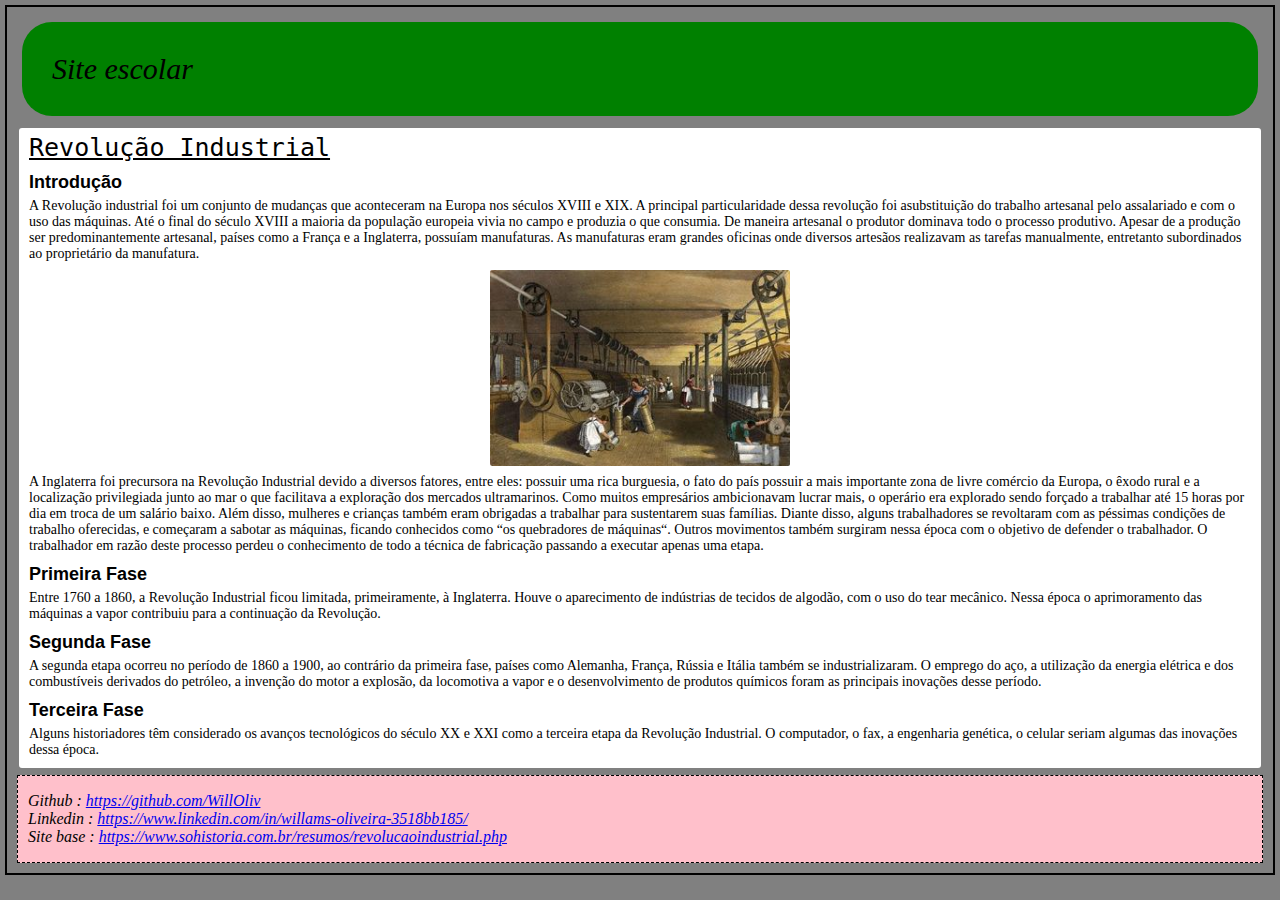
<file: #1 - Primeiro HTML/Teste.html>
<!DOCTYPE html>

<html>

<header>
    <meta charset="UTF-8">
    <title>Site escolar</title>
    <link rel="stylesheet" href="Teste.css">
</header>

<body>

    <header><h1 class="logo">Site escolar</h1></header>

    <section>

        <header><h2 class="tema">Revolução Industrial</h2></header>
	
	    <article>
	        <header>
	            <h3 class="titulo">Introdução</h3>
	            <p class="paragrafo"> 
				 A Revolução industrial foi um conjunto de mudanças que aconteceram na Europa nos séculos XVIII e XIX. A principal particularidade dessa revolução foi  asubstituição do trabalho artesanal pelo assalariado e com o uso das máquinas.

                 Até o final do século XVIII a maioria da população europeia vivia no campo e produzia o que consumia. De maneira artesanal o produtor dominava todo o processo  produtivo.

                 Apesar de a produção ser predominantemente artesanal, países como a França e a Inglaterra, possuíam manufaturas. As manufaturas eram grandes oficinas onde diversos artesãos realizavam as tarefas manualmente, entretanto subordinados ao proprietário da manufatura.
			     </p>
				 
				 <img src="img1.jpg" alt="Imagem de manufatura textil no período da revolução industrial" class="image">
				 
				 <p class="paragrafo">
				 A Inglaterra foi precursora na Revolução Industrial devido a diversos fatores, entre eles: possuir uma rica burguesia, o fato do país possuir a mais importante zona de livre comércio da Europa, o êxodo rural e a localização privilegiada junto ao mar o que facilitava a exploração dos mercados ultramarinos.

                 Como muitos empresários ambicionavam lucrar mais, o operário era explorado sendo forçado a trabalhar até 15 horas por dia em troca de um salário baixo. Além disso, mulheres e crianças também eram obrigadas a trabalhar para sustentarem suas famílias.

                 Diante disso, alguns trabalhadores se revoltaram com as péssimas condições de trabalho oferecidas, e começaram a sabotar as máquinas, ficando conhecidos como “os quebradores de máquinas“. Outros movimentos também surgiram nessa época com o objetivo de defender o trabalhador.
                 O trabalhador em razão deste processo perdeu o conhecimento de todo a técnica de fabricação passando a executar apenas uma etapa.
				 </p>
				 
				 <h3 class="titulo">Primeira fase</h3>
				 <p class="paragrafo">Entre 1760 a 1860, a Revolução Industrial ficou limitada, primeiramente, à Inglaterra. Houve o aparecimento de indústrias de tecidos de algodão, com o uso do tear mecânico. Nessa época o aprimoramento das máquinas a vapor contribuiu para a continuação da Revolução.
				 </p>
				 
				 <h3 class="titulo">Segunda fase</h3>
				 <p class="paragrafo">A segunda etapa ocorreu no período de 1860 a 1900, ao contrário da primeira fase, países como Alemanha, França, Rússia e Itália também se industrializaram. O emprego do aço, a utilização da energia elétrica e dos combustíveis derivados do petróleo, a invenção do motor a explosão, da locomotiva a vapor e o desenvolvimento de produtos químicos foram as principais inovações desse período.
				 </p>
				 
				  <h3 class="titulo">Terceira fase</h3>
				  <p class="paragrafo">
				  Alguns historiadores têm considerado os avanços tecnológicos do século XX e XXI como a terceira etapa da Revolução Industrial. O computador, o fax, a engenharia genética, o celular seriam algumas das inovações dessa época.
				  </p>

	        </header>
	    </article>	
	
    </section>

</body>

<footer>
<ol>
	
	<li class="links">Github : <a href="https://github.com/WillOliv"target="_blank">https://github.com/WillOliv</a></li>
	
	<li class="links">Linkedin : <a href="https://www.linkedin.com/in/willams-oliveira-3518bb185/" target="_blank">https://www.linkedin.com/in/willams-oliveira-3518bb185/</a></li>
	
	<li class="links">Site base : <a href="https://www.sohistoria.com.br/resumos/revolucaoindustrial.php"target="_blank">https://www.sohistoria.com.br/resumos/revolucaoindustrial.php</a></li>
</ol>

</footer>
</html>
</file>
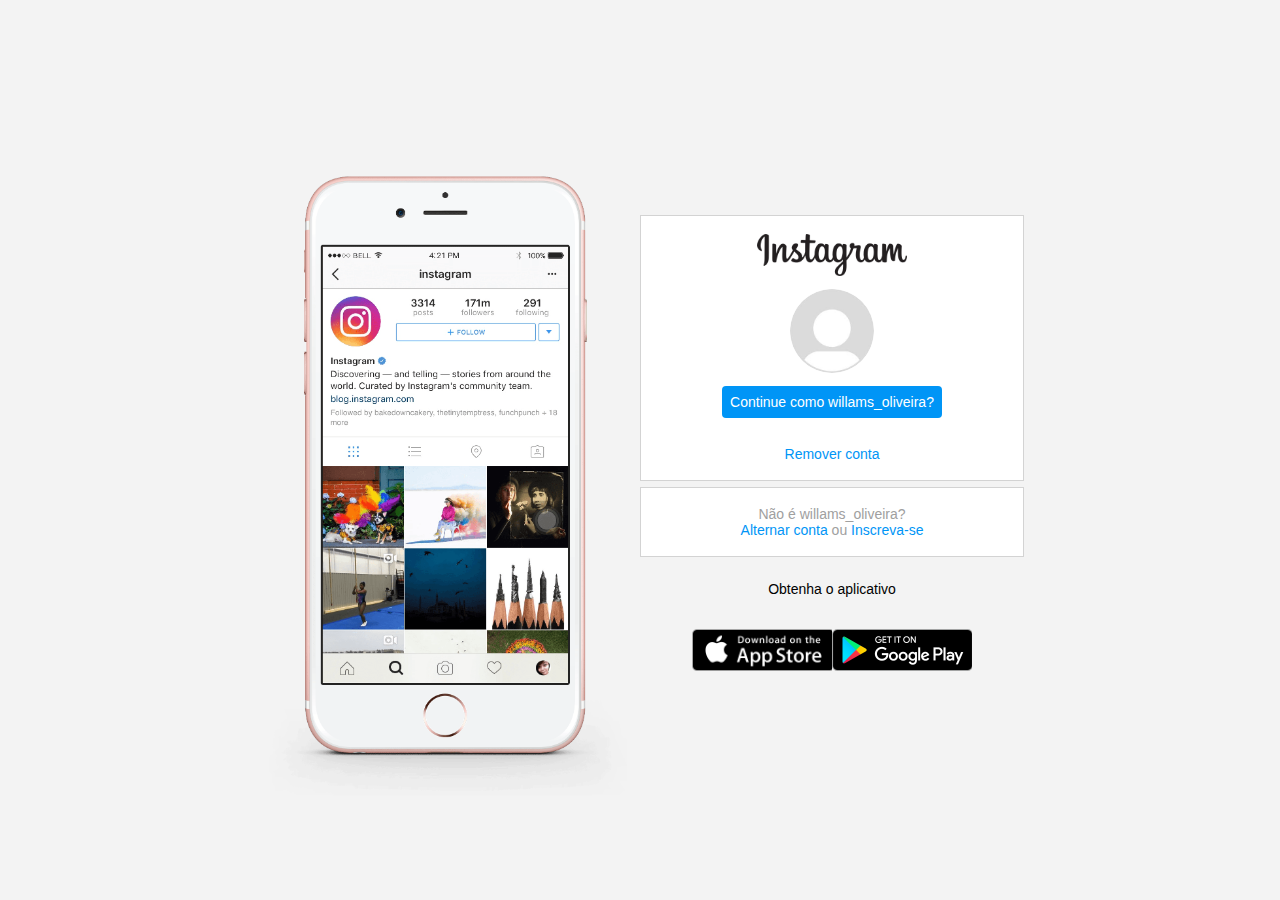
<file: #3 - Recriando-a-Pagina-Inicial-do-Instagram/html.html>
<!DOCTYPE html>
<html lang="pt-br">
<head>
    <meta charset="UTF-8">
    <meta name="viewport" content="width=device-width, initial-scale=1.0">
    <link rel="stylesheet" href="css.css">
    <title>Instagram</title>
</head>
<body>
    <div class="wrapper">
        <div class="phone">
            <img src="./img/instagram-celular.png" alt="celular">
        </div>
        <div class="continue">
            <div class="grupo">
                <img src="./img/instagram-logo.png" class="logo" alt="logo insta">
                <div class="profile">
                    <img src="img/Perfil.jpg" alt="foto de perfil">
                </div>
                <a href="#" class="oogin">Continue como willams_oliveira?</a>
                <a href="#" class="oogout">Remover conta</a>
            </div>
            <div class="grupo">
                <p class="not-account">Não é willams_oliveira?</p>
                <p class="not-account">
                    <span class="link">Alternar conta</span>
                    ou
                    <span class="link">Inscreva-se</span>
                </p>
            </div>
            <div class="baixe-o-app">
                <p class="get-app">Obtenha o aplicativo</p>
                <div class="download">
                    <a href="#" class="download-app1"></a>
                    <a href="#" class="download-app2"></a>
                </div>
            </div>
        </div>
    </div>
</body>
</html>
</file>
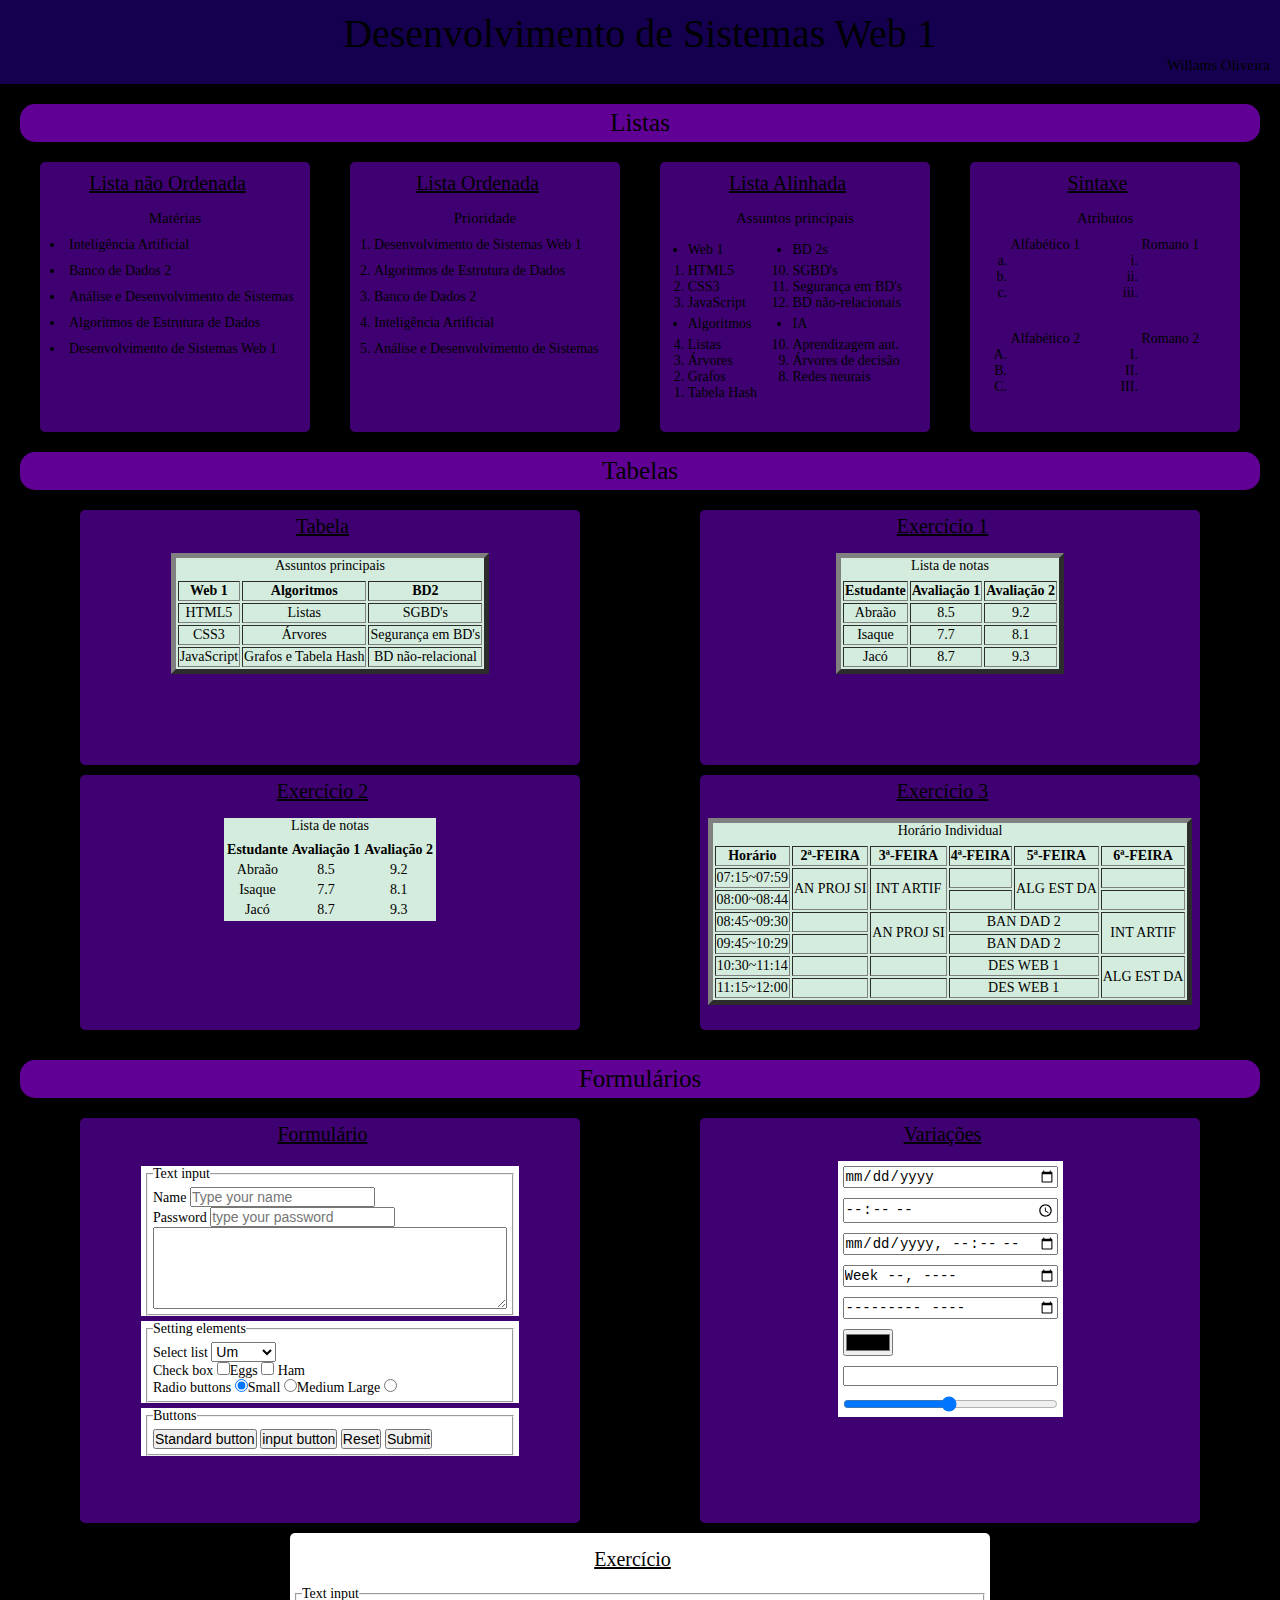
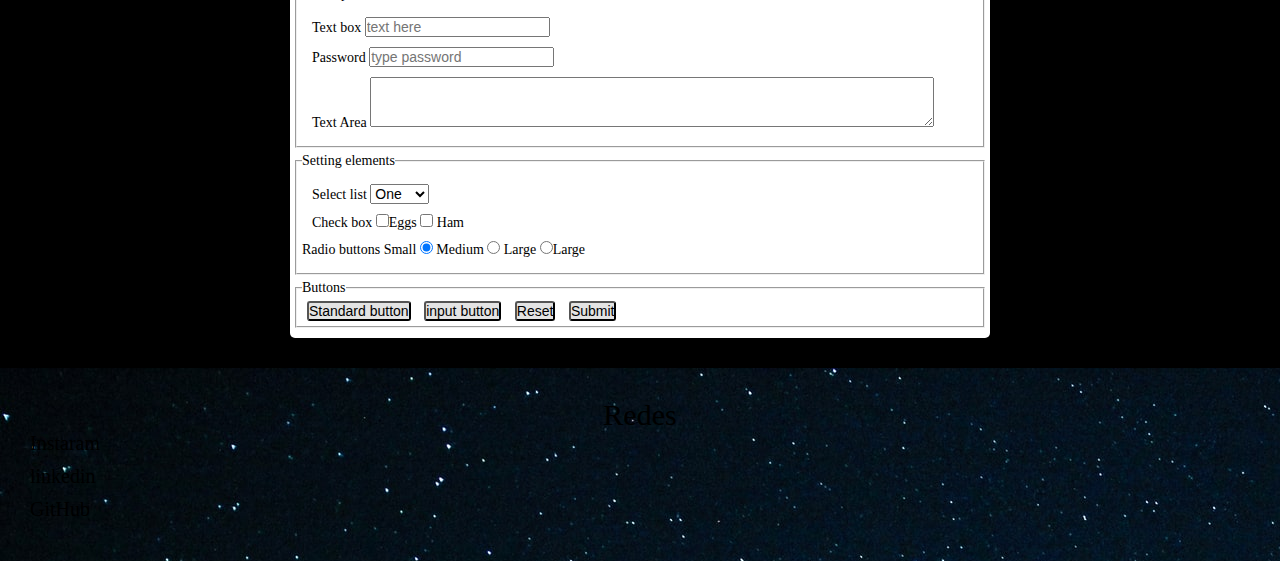
<file: #6 - WEB Facu V2/index2.html>
<html lang="en">
<head>
    <meta charset="UTF-8">
    <meta name="viewport" content="width=device-width, initial-scale=1.0">
    <link rel="stylesheet" href="style.css">
    <title>Document</title>
</head>

<body>
    <header class="nav_bar">
        <p class="titulo_1">Desenvolvimento de Sistemas Web 1</p>
        <p>Willams Oliveira</p>
    </header>

    <article class="artigo_lista">

        <p class="titulo_2">Listas</p>
        <div class="container">

            <div class="box lista lista_1">
                <p class="tema">Lista não Ordenada</p>
                <ul>
                    <p class="subtema">Matérias</p>
                    <li>Inteligência Artificial</li>
                    <li>Banco de Dados 2</li>
                    <li>Análise e Desenvolvimento de Sistemas</li>
                    <li>Algoritmos de Estrutura de Dados</li>
                    <li>Desenvolvimento de Sistemas Web 1</li>
                </ul>
            </div>

            <div class="box lista lista_2">
                <p class="tema">Lista Ordenada</p>
                <ol>
                    <p class="subtema">Prioridade</p>
                    <li>Desenvolvimento de Sistemas Web 1</li>
                    <li>Algoritmos de Estrutura de Dados</li>
                    <li>Banco de Dados 2</li>
                    <li>Inteligência Artificial</li>
                    <li>Análise e Desenvolvimento de Sistemas</li>
                </ol>
            </div>

            <div class="box lista lista_3">

                <p class="tema">Lista Alinhada</p>
                <p class="subtema">Assuntos principais</p>
                
                <ul class="lista_alinhada">
                    <div class="div_la_1">
                        <li>
                            <p class="subtema_la">Web 1</p>
                            <ol>
                                <li>HTML5</li>
                                <li>CSS3</li>
                                <li>JavaScript</li>
                            </ol>
                        </li>
            
                        <li>
                            <p class="subtema_la">Algoritmos</p>
                            <ol reversed>
                                <li>Listas</li>
                                <li>Árvores</li>
                                <li>Grafos</li>
                                <li>Tabela Hash</li>
                            </ol>
                        </li>
                    </div>

                    <div class="div_la_2">
                        <li>
                            <p class="subtema_la">BD 2s</p>
                            <ol start="10">
                                <li>SGBD's</li>
                                <li>Segurança em BD's</li>
                                <li>BD não-relacionais</li>
                            </ol>
                        </li>
    
                        <li>
                            <p class="subtema_la">IA</p>
                            <ol reversed start="10">
                                <li>Aprendizagem aut.</li>
                                <li>Árvores de decisão</li>
                                <li>Redes neurais</li>
                            </ol>
                        </li>
                    </div>
                </ul>
            </div>

            <div class="box lista lista_4">
                <p class="tema">Sintaxe</p>
                <p class="subtema">Atributos</p>
                <ul class="sintaxe">
                    
                    <div>
                        <ol type="a">
                            <p>Alfabético 1</p>
                            <li></li>
                            <li></li>
                            <li></li>
                        </ol>
            
                        <ol type="A">
                            <p>Alfabético 2</p>
                            <li></li>
                            <li></li>
                            <li></li>
                        </ol>
                    </div>
                    
                    <div>
                        <ol type="i">
                            <p>Romano 1</p>
                            <li></li>
                            <li></li>
                            <li></li>
                        </ol>
            
                        <ol type="I">
                            <p>Romano 2</p>
                            <li></li>
                            <li></li>
                            <li></li>
                        </ol>
                    </div>
                </ul>
            </div>
        </div>
    </article>

    <article class="artigo_tabela">

        <p class="titulo_2">Tabelas</p>
        <div class="container">

            <div class="divisao">
                <div class="box_2 tabela tabela1">
                    <p class="tema">Tabela</p>
    
                    <table border="5" class="tab_is">
                        <caption>Assuntos principais</caption>
                        <tr>
                            <th>Web 1</th>
                            <th>Algoritmos</th>
                            <th>BD2</th>
                        </tr>
    
                        <tr>
                            <td>HTML5</td>
                            <td>Listas</td>
                            <td>SGBD's</td>
                        </tr>
    
                        <tr>
                            <td>CSS3</td>
                            <td>Árvores</td>
                            <td>Segurança em BD's</td>
                        </tr>
    
                        <tr>
                            <td>JavaScript</td>
                            <td>Grafos e Tabela Hash</td>
                            <td>BD não-relacional</td>
                        </tr>
    
                    </table>
                </div>
    
                <div class="box_2 tabela tabela2">
                    <p class="tema">Exercício 1</p>
                    <table border="5" class="tab_is">
                        <caption>Lista de notas</caption>
                        <tr>
                            <th>Estudante</th>
                            <th>Avaliação 1</th>
                            <th>Avaliação 2</th>
                        </tr>
    
                        <tr>
                            <td>Abraão</td>
                            <td>8.5</td>
                            <td>9.2</td>
                        </tr>
    
                        <tr>
                            <td>Isaque</td>
                            <td>7.7</td>
                            <td>8.1</td>
                        </tr>
    
                        <tr>
                            <td>Jacó</td>
                            <td>8.7</td>
                            <td>9.3</td>
                        </tr>
    
                    </table>
                </div>
            </div>

            <div class="divisao">
                <div class="box_2 tabela tabela3">
                    <p class="tema">Exercício 2</p>
                    <table class="tab_is">
                        <caption>Lista de notas</caption>
                        <tr>
                            <th>Estudante</th>
                            <th>Avaliação 1</th>
                            <th>Avaliação 2</th>
                        </tr>
    
                        <tr>
                            <td>Abraão</td>
                            <td>8.5</td>
                            <td>9.2</td>
                        </tr>
    
                        <tr>
                            <td>Isaque</td>
                            <td>7.7</td>
                            <td>8.1</td>
                        </tr>
    
                        <tr>
                            <td>Jacó</td>
                            <td>8.7</td>
                            <td>9.3</td>
                        </tr>
                    </table>
                </div>
    
                <div class="box_2 tabela tabela4">
                    <p class="tema">Exercício 3</p>
                    <table border="5" class="tab_is">
                        <caption>Horário Individual</caption>
                        <tr>
                            <th>Horário</th>
                            <th>2ª-FEIRA</th>
                            <th>3ª-FEIRA</th>
                            <th>4ª-FEIRA</th>
                            <th>5ª-FEIRA</th>
                            <th>6ª-FEIRA</th>
                        </tr>
        
                        <tr>
                            <td>07:15~07:59</td>
                            <td rowspan="2">AN PROJ SI</td>
                            <td rowspan="2">INT ARTIF</td>
                            <td></td>
                            <td rowspan="2">ALG EST DA</td>
                            <td></td>
                        </tr>
        
                        <tr>
                            <td>08:00~08:44</td>
                            <td></td>
                            <td></td>
                        </tr>
    
                        <tr>
                            <td>08:45~09:30</td>
                            <td></td>
                            <td rowspan="2">AN PROJ SI</td>
                            <td colspan="2">BAN DAD 2</td>
                            <td rowspan="2">INT ARTIF</td>
                        </tr>
    
                        <tr>
                            <td>09:45~10:29</td>
                            <td></td>
                            <td colspan="2">BAN DAD 2</td>
                        </tr>
    
                        <tr>
                            <td>10:30~11:14</td>
                            <td></td>
                            <td></td>
                            <td colspan="2">DES WEB 1</td>
                            <td rowspan="2">ALG EST DA</td>
                        </tr>
    
                        <tr>
                            <td>11:15~12:00</td>
                            <td></td>
                            <td></td>
                            <td colspan="2">DES WEB 1</td>
                        </tr>
                    </table>
                </div>
            </div>
        </div>
    </article>

    <article class="artigo_forms">

        <p class="titulo_2">Formulários</p>

        <div class="divisao_2">
            <form action="" class="form1 box_3">
                <p class="tema">Formulário</p>
                <div>
                    <div class="formulario">
                        <fieldset>
                            <legend>Text input</legend>
            
                            <p>
                                <label> Name </label>
                                <input 
                                    type="text"
                                    placeholder="Type your name">
                            </p>
            
                            <p>
                                <label> Password </label>
                                <input 
                                    type="password"
                                    placeholder="type your password">

                                    
                            </p>
            
                            <p>
                                <textarea 
                                        cols="40" 
                                        rows="5" 
                                        placeholder="Your text here">
                                </textarea>
                            </p>
                        </fieldset>
                    </div>
        
                    <div class="formulario">
                        <fieldset>
                            <legend>Setting elements</legend>
            
                            <p>
                                <label>Select list</label>
                                <select>
                                    <option value="1">Um</option>
                                    <option value="2">Dois</option>
                                    <option value="3">Três</option>
                                    <option value="4">Quatro</option>
                                    <option value="5">Cinco</option>
                                </select>
                            </p>
            
                            <p>
                                <label>Check box</label>
                                <input 
                                    type="checkbox"
                                    value="eggs">Eggs
            
                                <input 
                                    type="checkbox"
                                    value="ham"> Ham  
                            </p>
                                <label>Radio buttons</label>
                                <input 
                                    type="radio"
                                    value="1"
                                    checked="checked">Small
            
                                <input 
                                    type="radio"
                                    value="2">Medium
                                    
                                <label for="largeID">Large</label>
                                <input 
                                    type="radio"
                                    id="largeID"
                                    value="3">
                            <p>
                            </p>
                        </fieldset>
                    </div>
        
                    <div class="formulario">
                        <fieldset>
                            <legend>Buttons</legend>
                            <button>
                                Standard button
                            </button>
            
                            <input 
                                type="button"
                                value="input button">
            
                                <input type="reset">
                                <input type="submit">
                        </fieldset>
                    </div>
                </div>
            </form> 

            <form action="" class="form2 box_3">
                <p class="tema">Variações</p>
                <div>
                    <div class="formulario">
                        <input 
                            type="date">
    
                        <input 
                            type="time">
    
                        <input 
                            type="datetime-local">
    
                        <input 
                            type="week">
    
                        <input 
                            type="month">
    
                        <input 
                            type="color">
    
                        <input 
                            type="number"
                            min="0"
                            max="10">
    
                        <input 
                            type="range"
                            min="0"
                            max="255"
                            value="126">
                    </div>
                </div>
            </form>
        </div>

        <div class="divisao_2">
            <form action="" class="form3 box_3">
                <p class="tema">Exercício</p>
                <div class="formulario">
                    <div>
                        <fieldset>
                            <legend>Text input</legend>
            
                            <p>
                                <label> Text box </label>
                                <input 
                                    type="text"
                                    placeholder="text here">
                            </p>
            
                            <p>
                                <label> Password </label>
                                <input 
                                    type="password"
                                    placeholder="type password">
                            </p>
            
                            <p>
                                <label>Text Area</label>
                                <textarea
                                        cols="65" 
                                        rows="3" 
                                        placeholder="Your text here">
                                </textarea>
                            </p>
                        </fieldset>
                    </div>
            
                    <div>
                        <fieldset>
                            <legend>Setting elements</legend>
            
                            <p>
                                <label>Select list</label>
                                <select>
                                    <option value="1">One</option>
                                    <option value="2">Two</option>
                                    <option value="3">Three</option>
                                    <option value="4">Four</option>
                                    <option value="5">Five</option>
                                </select>
                            </p>
            
                            <p>
                                <label>Check box</label>
                                <input 
                                    type="checkbox"
                                    value="eggs">Eggs
            
                                <input 
                                    type="checkbox"
                                    value="ham"> Ham  
                            </p>
                                <label>Radio buttons</label>

                                <label for="smallID">Small</label>
                                <input 
                                    type="radio"
                                    id="smallID"
                                    value="1"
                                    checked="checked">
            
                                <label for="mediumID">Medium</label>
                                <input 
                                    type="radio"
                                    id="mediumID"
                                    value="2">
                                
                                <label for="largeID">Large</label>
                                <input 
                                    type="radio"
                                    id="largeID"
                                    value="3">Large
                            <p>
                            </p>
                        </fieldset>
                    </div>
            
                    <div>
                        <fieldset>
                            <legend>Buttons</legend>

                            <button 
                                class="botao">
                                Standard button
                            </button>
            
                            <input 
                                class="botao"
                                type="button"
                                value="input button">
            
                            <input 
                                class="botao"
                                type="reset">

                            <input 
                                class="botao"
                                type="submit">
                        </fieldset>
                    </div>
                </div>
            </form>
        </div>
    </article>

    <footer>
        <div class="contatos">
            <p class="titulo_footer">Redes</p> 

            <ul class="lista_redes">
                <li><a href="https://www.instagram.com/willams_oliv/" target="_blank">Instaram</a></li>
                <li><a href="https://www.linkedin.com/in/willams-oliveira-3518bb185" target="_parent">linkedin</a></li>
                <li><a href="https://github.com/WillOliv" target="_top">GitHub</a></li>
            </ul>
            
        </div>
    </footer>
</body>
</html>
</file>
<file: #1 - Primeiro HTML/Teste.css>
body{
background: gray;
padding: 5px;
margin: 5px;
border: 2px solid black;
border-radius: 0px;}

section{
background: white;
padding: 0px 5px 5px 5px;
margin: 0px 5px 5px 5px;
border: 2px solid gray;
border-radius: 5px;}

footer{
background: pink;
margin: 5px;
border: 1px dashed black;}

.image{
padding: 3px;
margin-left: auto;
margin-right: auto;
border-radius: 5px;
max-width: 300px;
display: block;}

.logo{
background: green;
padding: 30px;
margin: 10px;
border-radius: 30px;
font-size: 30px;
font-family: fantasy;
font-style: italic;
font-weight: lighter;}

.tema{
margin: 5px 5px 10px 5px;
font-size: 25px;
font-family: monospace;
font-weight: lighter;
text-decoration: underline;}

.titulo{
margin: 10px 5px 5px 5px;
font-size: 18px;
font-family: arial;
text-transform: capitalize}

.paragrafo{
padding: 0px;
margin: 5px;
border: 0px solid yellow;
font-size: 14px;
font-family: serif;}

.links{
color: black;
list-style-type: none;
margin-left: -30px;
font-size: 16px;
font-style: italic}
</file>
<file: #3 - Recriando-a-Pagina-Inicial-do-Instagram/css.css>
* {
    padding: 0;
    margin: 0;
    box-sizing: border-box;
    text-decoration: none;
    font-family: sans-serif;
    font-size: 14px;
}

body {
    width: 100%;
    min-height: 100vh;
    background-color: rgb(243, 243, 243);
    margin: 0;
    padding: 0;
    display: flex;
    justify-content: center;
}

.wrapper {
    display: flex;
    align-items: center;
    justify-content: start;
    width: 60%;
    height: 100vh;
}

.phone {
    display: flex;
    align-items: center;
    justify-content: center;
    width: 50%;
}

.phone img {
    height: 50rem;
}

.continue {
    display: flex;
    align-items: center; /* horizontal */
    justify-content: space-around; /* vertical */
    flex-direction: column;
    width: 50%;
    min-height: 34rem;
}

.grupo {
    display: flex;
    justify-content: space-between;
    align-items: center;
    flex-direction: column;
    background-color: #ffffff;
    width: 100%;
    padding: 1.3rem 0;
    border: 1px solid lightgray;
}

.grupo:nth-child(1) {
    min-height: 19rem;
}

.logo {
    height: 3rem;
}

.profile {
    display: flex;
    justify-content: center;
    align-items: center;
    border-radius: 50%;
    overflow: hidden;
}

.profile img {
    height: 6rem;
}

.oogin {
    background-color: #0095f6;
    color: #ffffff;
    padding: 8px;
    border-radius: 4px;
}

.oogout {
    color: #0095f6;
    margin-top: 1rem;
}

.not-account {
    color: rgb(160, 160, 160);
}

.link {
    color: #0095f6;
}

.get-app {
    display: flex;
    flex-direction: column;
    align-items: center;
    justify-content: center;
    width: 100%;
    padding: 1.3rem 0;
}

.download {
    display: flex;
    width: 100%;
    justify-content: space-evenly;
    align-items: center;
    padding: 1rem;
}

.download-app1 {
    height: 3rem;
    width: 10rem;
    background-size: cover
}

.download-app2 {
    height: 3rem;
    width: 10rem;
    background-size: cover;
}

.download-app1{
    background-image: url('img/apple-button.png');
}

.download-app2{
    background-image: url('img/googleplay-button.png');
}

@media (max-width: 1024px) {
    .instagram-wrapper {
        width: 90%;
    }
}

@media (max-width: 650px) {
    body {
        background-color: #ffffff;
    }

    .instagram-wrapper {
        width: 90%;
    }

    .instagram-phone {
        display: none;
    }

    .instagram-continue {
        width: 100%;
    }
    
    .group {
        border: 1px solid transparent;
    }
}
</file>
<file: #6 - WEB Facu V2/style.css>
* {
  font-size: 14px;
  margin: 0px;
  padding: 0px;
  color: #000000;
}

body {
  background: #000000;
}

.nav_bar {
  background-color: #150050;
  display: flex;
  flex-direction: column;
  margin-bottom: 20px;
  padding: 10px;
}

.nav_bar .titulo_1 {
  display: flex;
  justify-content: center;
  font-size: 40px;
}

.nav_bar :nth-child(2) {
  display: flex;
  justify-content: right;
  font-size: 15px;
}

.titulo_2 {
  background-color: #610094;
  display: flex;
  justify-content: center;
  font-size: 25px;
  margin-bottom: 20px;
  padding: 5px;
  border-radius: 15px;
}

.tema {
  display: flex;
  justify-content: center;
  font-size: 20px;
  text-decoration: underline;
  margin-bottom: 15px;
  padding-right: 15px;
}

.subtema {
  display: flex;
  justify-content: center;
  font-size: 15px;
  margin-bottom: 10px;
}

.container {
  display: flex;
  justify-content: space-around;
}

.box {
  background-color: #3f0071;
  width: 250px;
  height: 250px;
  padding: 10px;
  border-radius: 5px;
}

.box_2 {
  background-color: #3f0071;
  display: flex;
  flex-direction: column;
  align-items: center;
  width: 500px;
  height: 250px;
  margin-bottom: 10px;
  padding-top: 5px;
  border-radius: 5px;
}

.box_3 {
  background-color: #3f0071;
  display: flex;
  flex-direction: column;
  align-items: center;
  width: 500px;
  height: 400px;
  margin-bottom: 10px;
  padding-top: 5px;
  border-radius: 5px;
}

.artigo_lista,
.artigo_tabela,
.artigo_forms {
  margin: 20px;
}

/* Listas */

.lista_1 li,
.lista_2 li {
  margin-bottom: 10px;
  list-style-position: inside;
}

.lista_3 .lista_alinhada {
  display: flex;
  justify-content: space-around;
}

.subtema_la {
  margin: 5 0px;
}

.sintaxe {
  display: flex;
  flex-direction: row;
  justify-content: space-around;
}

.sintaxe ol :last-child {
  margin-bottom: 30px;
}

/* Tabelas */

.artigo_tabela .container {
  display: flex;
  flex-direction: column;
}

.divisao {
  display: flex;
  justify-content: space-around;
}

.tabela table {
  display: flex;
  flex-direction: column;
  text-align: center;
  background-color: #d4ecdd;
}

.tabela table caption {
  margin-bottom: 5px;
}

.tabela table th,
.tabela table td {
  color: #000000;
  padding: 1px;
}

footer {
  background-image: url("img1.jpg");
  padding: 30px;
}

footer .titulo_footer {
  display: flex;
  justify-content: center;
  font-size: 30px;
}

footer li {
  list-style-type: none;
  margin-bottom: 10px;
}

footer a {
  text-decoration: none;
  font-size: 20px;
}

/* Forms */

.artigo_forms {
  display: flex;
  flex-direction: column;
}

.divisao_2 {
  display: flex;
  justify-content: space-around;
}

.divisao_2 .formulario {
  background-color: rgb(255, 255, 255);
}

.divisao_2 fieldset {
  margin: 5px;
  padding: 5px;
}

.form2 .formulario {
  display: flex;
  flex-direction: column;
}

.form2 .formulario input {
  margin: 5px;
}

.form3 {
  background-color: rgb(255, 255, 255);
  align-items: stretch;
  width: 700px;
}

.form3 p {
  margin: 10px;
}

.form3 .botao {
  background-color: rgb(227, 227, 227);
  margin: 0 5px;
  border-radius: 3px;
}
</file>
